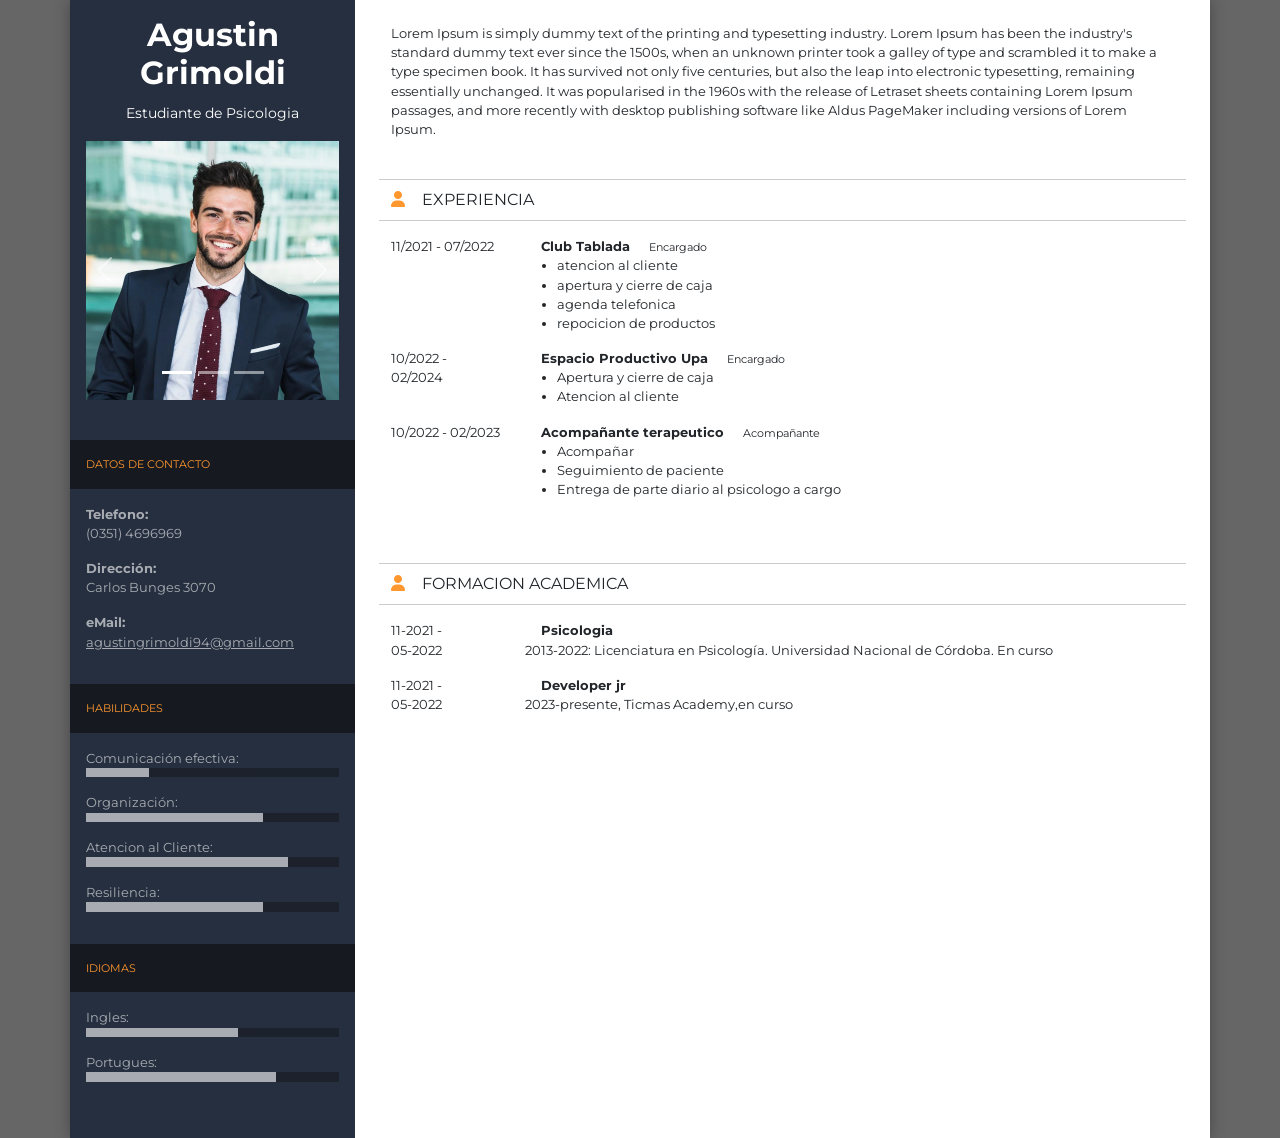
<file: index.html>
<!DOCTYPE html>
<html>
    <head>
        <meta charset="utf-8">
        <meta http-equiv="X-UA-Compatible" content="IE=edge">
        <title>CV Agustín Grimoldi</title>
        <meta name="description" content="Mi CV">
        <meta name="viewport" content="width=device-width, initial-scale=1">
        <link href="https://cdn.jsdelivr.net/npm/bootstrap@5.3.0-alpha1/dist/css/bootstrap.min.css" rel="stylesheet" integrity="sha384-GLhlTQ8iRABdZLl6O3oVMWSktQOp6b7In1Zl3/Jr59b6EGGoI1aFkw7cmDA6j6gD" crossorigin="anonymous">
        <link rel="preconnect" href="https://fonts.googleapis.com">
        <link rel="preconnect" href="https://fonts.gstatic.com" crossorigin>
        <link href="https://fonts.googleapis.com/css2?family=Montserrat:wght@100;400;700&display=swap" rel="stylesheet">
        <link rel="stylesheet" href="https://cdnjs.cloudflare.com/ajax/libs/font-awesome/6.3.0/css/all.min.css" integrity="sha512-SzlrxWUlpfuzQ+pcUCosxcglQRNAq/DZjVsC0lE40xsADsfeQoEypE+enwcOiGjk/bSuGGKHEyjSoQ1zVisanQ==" crossorigin="anonymous" referrerpolicy="no-referrer" />
        <link href="estilos.css" rel="stylesheet">
    </head>

    <body>
        <div class="container">
        <!-- Content here -->
            <div class="row">





                <div class="col-3 bg-profile pb-5">
                    <div class="row">
                        <div class="col-12 text-center nombre pt-3">
                            <h2 class="nombre-apellido">Agustin Grimoldi</h2>
                            <small class="profesion">Estudiante de Psicologia</small>
                        </div>

                        <div class="col-12 text-center justify-content-center p-3 foto">
                            <div id="carouselExampleIndicators" class="carousel slide">
                                <div class="carousel-indicators">
                                  <button type="button" data-bs-target="#carouselExampleIndicators" data-bs-slide-to="0" class="active" aria-current="true" aria-label="Slide 1"></button>
                                  <button type="button" data-bs-target="#carouselExampleIndicators" data-bs-slide-to="1" aria-label="Slide 2"></button>
                                  <button type="button" data-bs-target="#carouselExampleIndicators" data-bs-slide-to="2" aria-label="Slide 3"></button>
                                </div>
                                <div class="carousel-inner">
                                  <div class="carousel-item active">
                                    <img src="foto_cv.jpeg" class="d-block w-100" alt="...">
                                  </div>
                                  <div class="carousel-item">
                                    <img src="foto_cv.jpeg" class="d-block w-100" alt="...">
                                  </div>
                                  <div class="carousel-item">
                                    <img src="foto_cv.jpeg" class="d-block w-100" alt="...">
                                  </div>
                                </div>
                                <button class="carousel-control-prev" type="button" data-bs-target="#carouselExampleIndicators" data-bs-slide="prev">
                                  <span class="carousel-control-prev-icon" aria-hidden="true"></span>
                                  <span class="visually-hidden">Previous</span>
                                </button>
                                <button class="carousel-control-next" type="button" data-bs-target="#carouselExampleIndicators" data-bs-slide="next">
                                  <span class="carousel-control-next-icon" aria-hidden="true"></span>
                                  <span class="visually-hidden">Next</span>
                                </button>
                              </div>
                        </div>

                        <div class="col-12 contacto m-0 p-0 ">
                            <div class="title p-3 mt-4 mb-2">
                                Datos de contacto
                            </div>
                            <div class="dato px-3 py-2">
                                <b>Telefono:</b>
                                <p>(0351) 4696969</p>
                            </div>
                            <div class="dato px-3 py-2">
                                <b>Dirección:</b>
                                <p>Carlos Bunges 3070</p>
                            </div>
                            <div class="dato px-3 py-2">
                                <b>eMail:</b>
                                <p><a href="mailto:agustingrimoldi94@gmail.com">agustingrimoldi94@gmail.com</a></p>
                            </div>
                        </div>

                        <div class="col-12 habilidades m-0 p-0">
                            <div class="title p-3 mt-4 mb-2">
                                Habilidades
                            </div>
                            <div id="misHabilidades"></div>
                        </div>
                        

                        <div class="col-12 habilidades m-0 p-0">
                            <div class="title p-3 mt-4 mb-2">
                                Idiomas
                            </div>
                            <div class="dato px-3 py-2">
                                Ingles:
                                <div class="progress" role="progressbar" aria-label="Danger example" aria-valuenow="100" aria-valuemin="0" aria-valuemax="100">
                                    <div class="progress-bar bg-white" style="width: 60%"></div>
                                </div>
                            </div>
                            <div class="dato px-3 py-2">
                                Portugues:
                                <div class="progress" role="progressbar" aria-label="Danger example" aria-valuenow="100" aria-valuemin="0" aria-valuemax="100">
                                    <div class="progress-bar bg-white" style="width: 75%"></div>
                                </div>
                            </div>
                        </div>
                    </div>
                </div>









                <div class="col-9 profile-content">

                    <div class="row p-4 pb-0">
                        <div class="col-12">
                            <p>
                                Lorem Ipsum is simply dummy text of the printing and typesetting industry. Lorem Ipsum has been the industry's standard dummy text ever since the 1500s, when an unknown printer took a galley of type and scrambled it to make a type specimen book. It has survived not only five centuries, but also the leap into electronic typesetting, remaining essentially unchanged. It was popularised in the 1960s with the release of Letraset sheets containing Lorem Ipsum passages, and more recently with desktop publishing software like Aldus PageMaker including versions of Lorem Ipsum.
                            </p>
                        </div>
                    </div>




                    <div class="row p-4">
                        <div class="col-12 title mb-3 py-2">
                            <i class="fa-solid fa-user"></i> Experiencia
                        </div>
                        <div id="misExperiencias"></div>
                    </div>




                    <div class="row p-4">
                        <div class="col-12 title mb-3 py-2">
                            <i class="fa-solid fa-user"></i> Formacion academica
                        </div>

                        <div class="col-12">
                            <div class="row">
                                <div class="col-2 fechas">
                                    11-2021 -<br> 05-2022
                                </div>
                                <div class="col-10 descripcion">
                                    <b class="px-3">Psicologia</b>
                                   <p>2013-2022: Licenciatura  en Psicología. Universidad Nacional de Córdoba. En curso
                                </p>
                                </div>
                            </div>
                        </div>

                        <div class="col-12">
                            <div class="row">
                                <div class="col-2 fechas">
                                    11-2021 -<br> 05-2022
                                </div>
                                <div class="col-10 descripcion">
                                    <b class="px-3">Developer jr</b>
                                    <p>2023-presente, Ticmas Academy,en curso</p>
                                </div>
                            </div>
                        </div>
                    </div>

                </div>










            </div>
        </div>

        <!-- js here -->
        <script src="https://cdn.jsdelivr.net/npm/@popperjs/core@2.11.6/dist/umd/popper.min.js" integrity="sha384-oBqDVmMz9ATKxIep9tiCxS/Z9fNfEXiDAYTujMAeBAsjFuCZSmKbSSUnQlmh/jp3" crossorigin="anonymous"></script>
        <script src="https://cdn.jsdelivr.net/npm/bootstrap@5.3.0-alpha1/dist/js/bootstrap.min.js" integrity="sha384-mQ93GR66B00ZXjt0YO5KlohRA5SY2XofN4zfuZxLkoj1gXtW8ANNCe9d5Y3eG5eD" crossorigin="anonymous"></script>
        <script src="acciones.js"></script>
    </body>
</html>
</file>
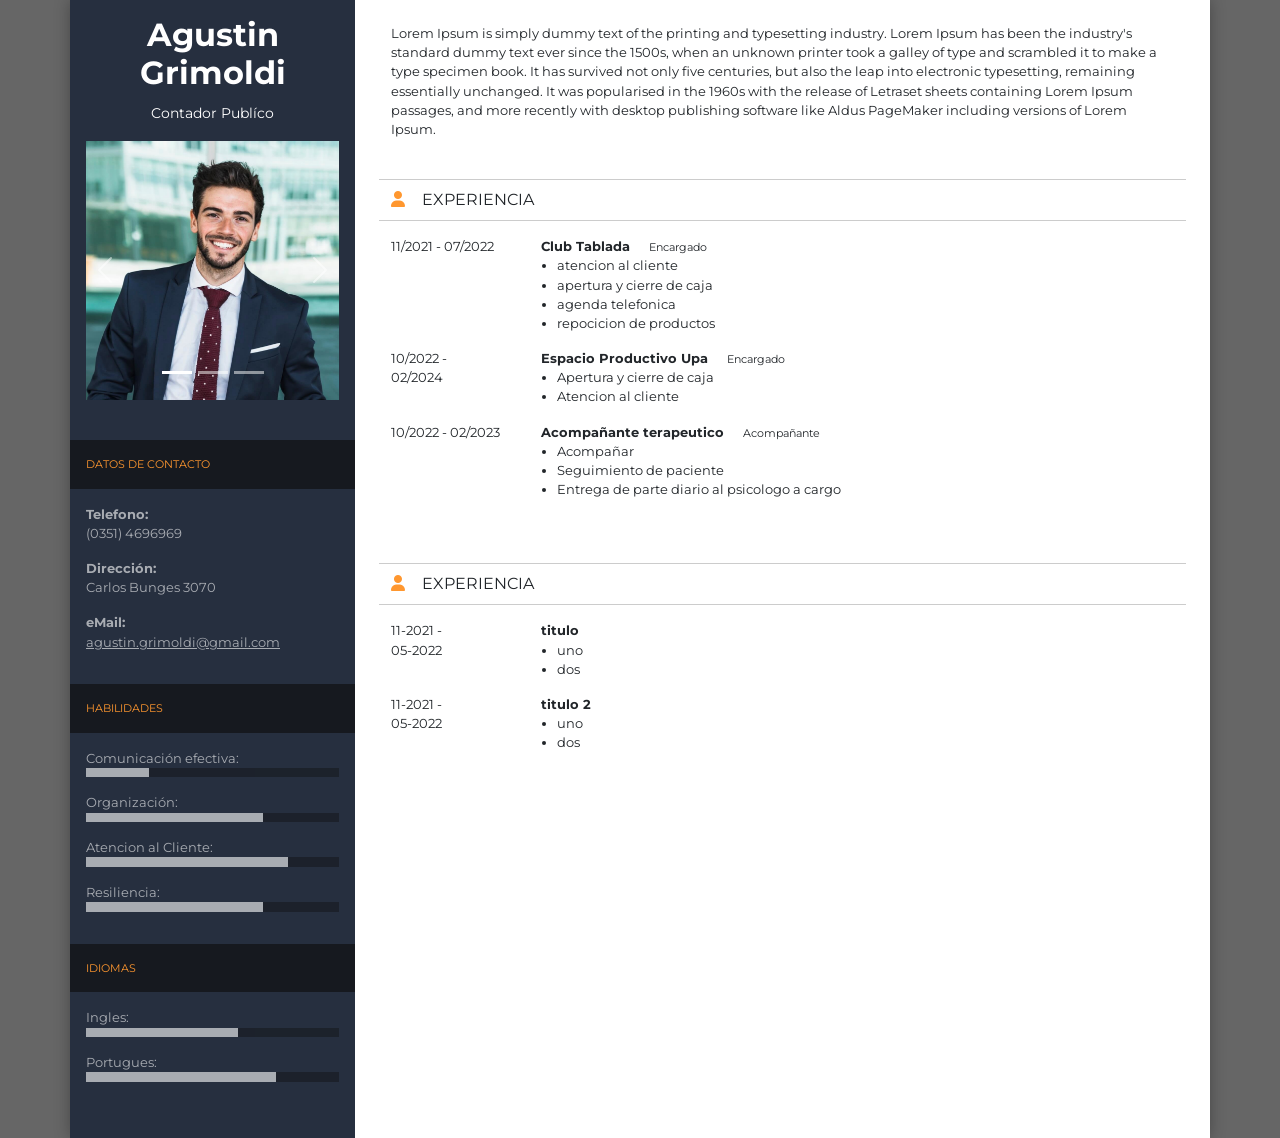
<file: cv.html>
<!DOCTYPE html>
<html>
    <head>
        <meta charset="utf-8">
        <meta http-equiv="X-UA-Compatible" content="IE=edge">
        <title>CV Agustín Grimoldi</title>
        <meta name="description" content="Mi CV">
        <meta name="viewport" content="width=device-width, initial-scale=1">
        <link href="https://cdn.jsdelivr.net/npm/bootstrap@5.3.0-alpha1/dist/css/bootstrap.min.css" rel="stylesheet" integrity="sha384-GLhlTQ8iRABdZLl6O3oVMWSktQOp6b7In1Zl3/Jr59b6EGGoI1aFkw7cmDA6j6gD" crossorigin="anonymous">
        <link rel="preconnect" href="https://fonts.googleapis.com">
        <link rel="preconnect" href="https://fonts.gstatic.com" crossorigin>
        <link href="https://fonts.googleapis.com/css2?family=Montserrat:wght@100;400;700&display=swap" rel="stylesheet">
        <link rel="stylesheet" href="https://cdnjs.cloudflare.com/ajax/libs/font-awesome/6.3.0/css/all.min.css" integrity="sha512-SzlrxWUlpfuzQ+pcUCosxcglQRNAq/DZjVsC0lE40xsADsfeQoEypE+enwcOiGjk/bSuGGKHEyjSoQ1zVisanQ==" crossorigin="anonymous" referrerpolicy="no-referrer" />
        <link href="estilos.css" rel="stylesheet">
    </head>

    <body>
        <div class="container">
        <!-- Content here -->
            <div class="row">





                <div class="col-3 bg-profile pb-5">
                    <div class="row">
                        <div class="col-12 text-center nombre pt-3">
                            <h2 class="nombre-apellido">Agustin Grimoldi</h2>
                            <small class="profesion">Contador Publíco</small>
                        </div>

                        <div class="col-12 text-center justify-content-center p-3 foto">
                            <div id="carouselExampleIndicators" class="carousel slide">
                                <div class="carousel-indicators">
                                  <button type="button" data-bs-target="#carouselExampleIndicators" data-bs-slide-to="0" class="active" aria-current="true" aria-label="Slide 1"></button>
                                  <button type="button" data-bs-target="#carouselExampleIndicators" data-bs-slide-to="1" aria-label="Slide 2"></button>
                                  <button type="button" data-bs-target="#carouselExampleIndicators" data-bs-slide-to="2" aria-label="Slide 3"></button>
                                </div>
                                <div class="carousel-inner">
                                  <div class="carousel-item active">
                                    <img src="foto_cv.jpeg" class="d-block w-100" alt="...">
                                  </div>
                                  <div class="carousel-item">
                                    <img src="foto_cv.jpeg" class="d-block w-100" alt="...">
                                  </div>
                                  <div class="carousel-item">
                                    <img src="foto_cv.jpeg" class="d-block w-100" alt="...">
                                  </div>
                                </div>
                                <button class="carousel-control-prev" type="button" data-bs-target="#carouselExampleIndicators" data-bs-slide="prev">
                                  <span class="carousel-control-prev-icon" aria-hidden="true"></span>
                                  <span class="visually-hidden">Previous</span>
                                </button>
                                <button class="carousel-control-next" type="button" data-bs-target="#carouselExampleIndicators" data-bs-slide="next">
                                  <span class="carousel-control-next-icon" aria-hidden="true"></span>
                                  <span class="visually-hidden">Next</span>
                                </button>
                              </div>
                        </div>

                        <div class="col-12 contacto m-0 p-0 ">
                            <div class="title p-3 mt-4 mb-2">
                                Datos de contacto
                            </div>
                            <div class="dato px-3 py-2">
                                <b>Telefono:</b>
                                <p>(0351) 4696969</p>
                            </div>
                            <div class="dato px-3 py-2">
                                <b>Dirección:</b>
                                <p>Carlos Bunges 3070</p>
                            </div>
                            <div class="dato px-3 py-2">
                                <b>eMail:</b>
                                <p><a href="mailto:agustin.grimoldi@gmail.com">agustin.grimoldi@gmail.com</a></p>
                            </div>
                        </div>

                        <div class="col-12 habilidades m-0 p-0">
                            <div class="title p-3 mt-4 mb-2">
                                Habilidades
                            </div>
                            <div id="misHabilidades"></div>
                        </div>
                        

                        <div class="col-12 habilidades m-0 p-0">
                            <div class="title p-3 mt-4 mb-2">
                                Idiomas
                            </div>
                            <div class="dato px-3 py-2">
                                Ingles:
                                <div class="progress" role="progressbar" aria-label="Danger example" aria-valuenow="100" aria-valuemin="0" aria-valuemax="100">
                                    <div class="progress-bar bg-white" style="width: 60%"></div>
                                </div>
                            </div>
                            <div class="dato px-3 py-2">
                                Portugues:
                                <div class="progress" role="progressbar" aria-label="Danger example" aria-valuenow="100" aria-valuemin="0" aria-valuemax="100">
                                    <div class="progress-bar bg-white" style="width: 75%"></div>
                                </div>
                            </div>
                        </div>
                    </div>
                </div>









                <div class="col-9 profile-content">

                    <div class="row p-4 pb-0">
                        <div class="col-12">
                            <p>
                                Lorem Ipsum is simply dummy text of the printing and typesetting industry. Lorem Ipsum has been the industry's standard dummy text ever since the 1500s, when an unknown printer took a galley of type and scrambled it to make a type specimen book. It has survived not only five centuries, but also the leap into electronic typesetting, remaining essentially unchanged. It was popularised in the 1960s with the release of Letraset sheets containing Lorem Ipsum passages, and more recently with desktop publishing software like Aldus PageMaker including versions of Lorem Ipsum.
                            </p>
                        </div>
                    </div>




                    <div class="row p-4">
                        <div class="col-12 title mb-3 py-2">
                            <i class="fa-solid fa-user"></i> Experiencia
                        </div>
                        <div id="misExperiencias"></div>
                    </div>




                    <div class="row p-4">
                        <div class="col-12 title mb-3 py-2">
                            <i class="fa-solid fa-user"></i> Experiencia
                        </div>

                        <div class="col-12">
                            <div class="row">
                                <div class="col-2 fechas">
                                    11-2021 -<br> 05-2022
                                </div>
                                <div class="col-10 descripcion">
                                    <b class="px-3">titulo</b>
                                    <ul>
                                        <li>uno</li>
                                        <li>dos</li>
                                    </ul>
                                </div>
                            </div>
                        </div>

                        <div class="col-12">
                            <div class="row">
                                <div class="col-2 fechas">
                                    11-2021 -<br> 05-2022
                                </div>
                                <div class="col-10 descripcion">
                                    <b class="px-3">titulo 2</b>
                                    <ul>
                                        <li>uno</li>
                                        <li>dos</li>
                                    </ul>
                                </div>
                            </div>
                        </div>
                    </div>

                </div>










            </div>
        </div>

        <!-- js here -->
        <script src="https://cdn.jsdelivr.net/npm/@popperjs/core@2.11.6/dist/umd/popper.min.js" integrity="sha384-oBqDVmMz9ATKxIep9tiCxS/Z9fNfEXiDAYTujMAeBAsjFuCZSmKbSSUnQlmh/jp3" crossorigin="anonymous"></script>
        <script src="https://cdn.jsdelivr.net/npm/bootstrap@5.3.0-alpha1/dist/js/bootstrap.min.js" integrity="sha384-mQ93GR66B00ZXjt0YO5KlohRA5SY2XofN4zfuZxLkoj1gXtW8ANNCe9d5Y3eG5eD" crossorigin="anonymous"></script>
        <script src="acciones.js"></script>
    </body>
</html>
</file>
<file: estilos.css>
:root {
    --blue: #1e90ff;
    --blue-marine: rgb(38, 47, 63);
    --dark-blue-marine: rgb(22, 25, 31);
    --color-cv: rgb(255, 151, 47);
    --white: #ffffff;
    --gray: #ccc;
}

body {
    background-color: #666;
    font-family: 'Montserrat', sans-serif;
}

.container {
    background-color: #fff;
    box-shadow: 0 0 15px rgba(0,0,0,0.3);
}

.nombre .nombre-apellido {
    font-weight: 700;
}

.bg-profile {
    background-color: var(--blue-marine);
    color: white;
}
.contacto p {
    margin: 0;
}

.contacto .title, .habilidades .title {
    background-color: var(--dark-blue-marine);
    text-transform: uppercase;
    font-size: .7rem;
    color: var(--color-cv);
}

.contacto .dato {
    font-size: .8rem;
    opacity: .6;
}

.contacto .dato a {
    color: white;
}

.habilidades .dato {
    font-size: .8rem;
    opacity: .6;
}

.profile-content {
    font-size: .8rem;
}

.profile-content .title {
    border-top: solid .5px var(--gray);
    border-bottom: solid .5px var(--gray);
    text-transform: uppercase;
    font-size: 1rem;
}

.profile-content .title i {
    color: var(--color-cv);
    margin-right: .8rem;
}

.progress {
    background-color: var(--dark-blue-marine);
    border-radius: 0;
    height: .6rem;
}
</file>
